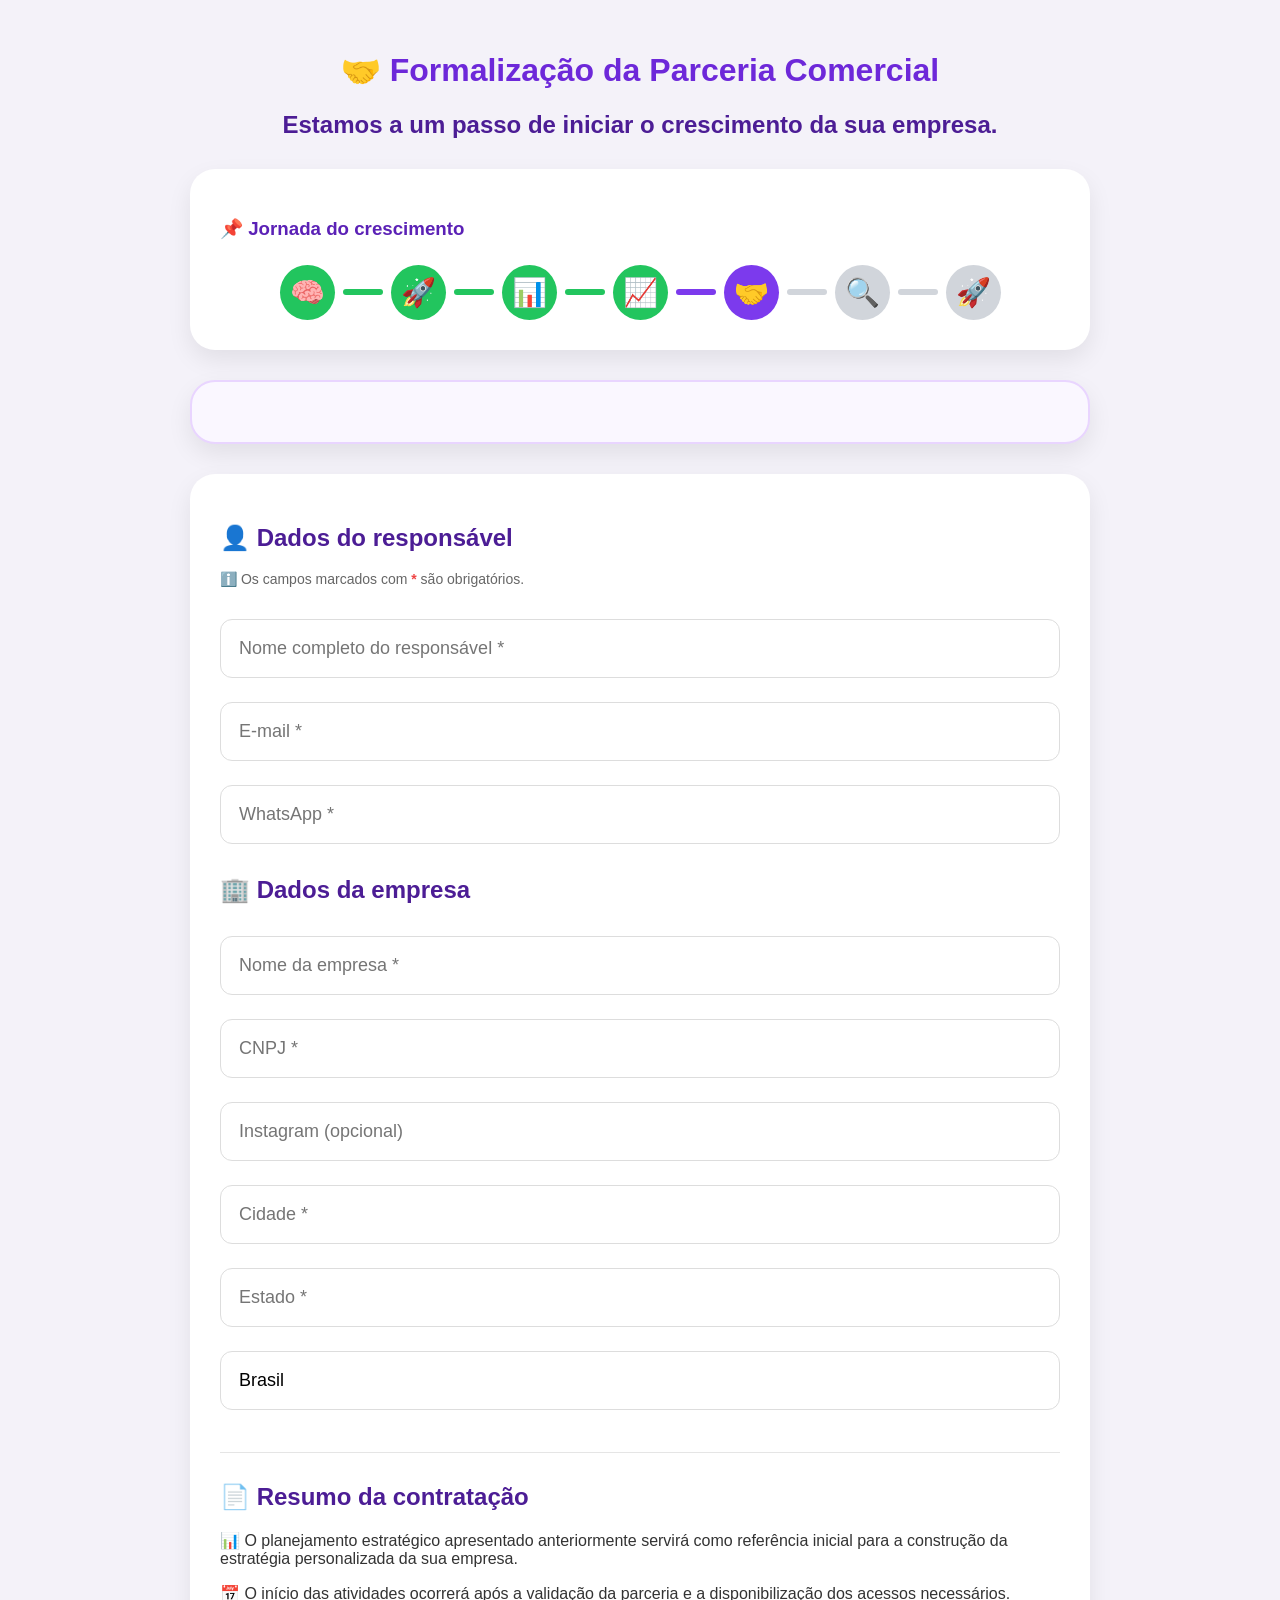
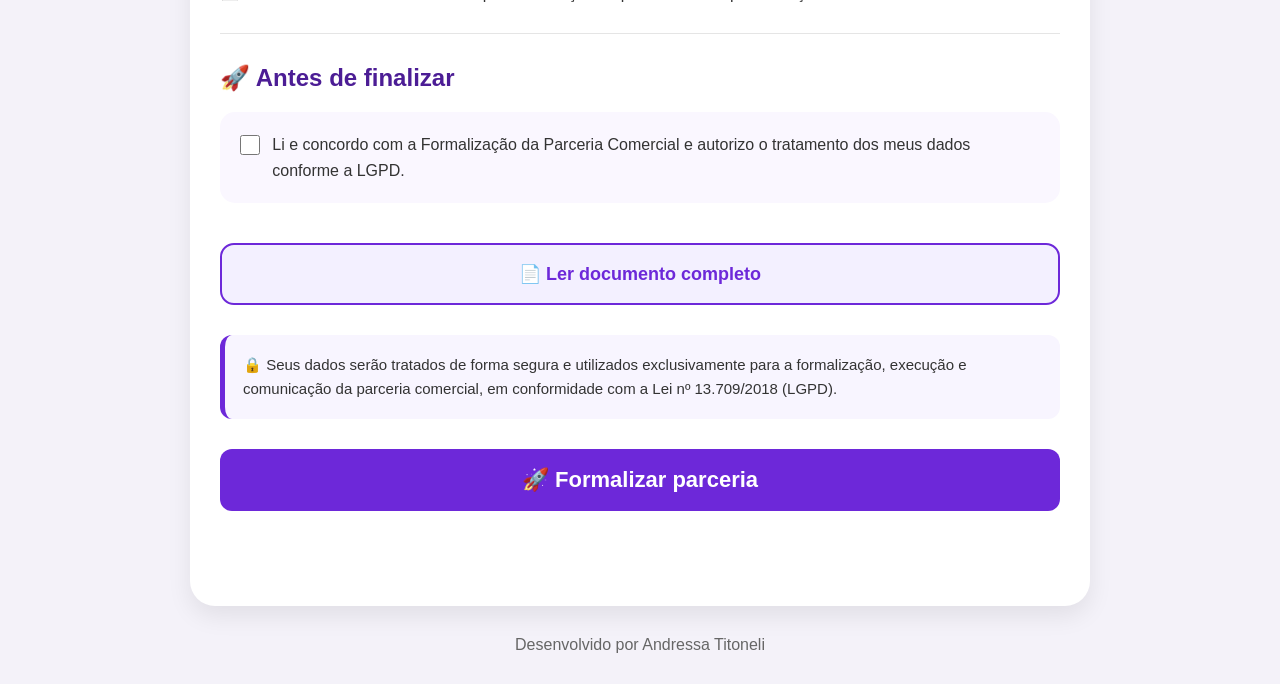
<file: aceite.html>
<!DOCTYPE html>
<html lang="pt-BR">

<head>
    <meta charset="UTF-8">
    <meta name="viewport" content="width=device-width, initial-scale=1.0">
    <title>Formalização da Parceria Comercial</title>
    <link rel="stylesheet" href="style.css">
</head>

<body>
    <div id="toast-container"></div>

    <div class="container">
        <div id="modalDocumento" class="modal">

            <div class="modal-conteudo">

                <span class="fechar-modal" onclick="fecharModal()">

                    &times;

                </span>

                <div id="conteudoDocumento" class="documento-scroll">
                    <h2>🤝 Formalização da Parceria Comercial</h2>
                    <div class="autor"> 👤 Andressa Titoneli de Almeida • Atualizado em 24/06/2026 </div>
                    <h2>1. Objetivo da parceria</h2>
                    <p>Este documento tem como objetivo formalizar a parceria comercial para a prestação do serviço de
                        Gestão de Tráfego Pago. A proposta apresentada foi desenvolvida com base nas informações
                        fornecidas pela empresa contratante, considerando seus objetivos, orçamento disponível e cenário
                        atual do negócio. O objetivo desta parceria é estruturar, executar e otimizar campanhas de
                        anúncios pagos com foco em gerar oportunidades de negócio, aumentar a visibilidade da empresa e
                        contribuir para o crescimento sustentável dos resultados. </p>
                    <h2>2. Planejamento Estratégico de Investimentos</h2>
                    <h3>📢 Investimento em mídia (anúncios)</h3>
                    <div class="box"> ⚠️ <strong>Importante:</strong> Os investimentos sugeridos são definidos por meio
                        do Sistema de Diagnóstico Marketing Previsível™, desenvolvido para criar projeções
                        personalizadas e direcionar a empresa para um crescimento sustentável.</div>
                    <h3>📢 Honorário da gestão</h3>
                    <p>O valor do serviço é personalizado e definido de acordo com a necessidade, o momento da empresa e
                        os objetivos identificados durante a análise comercial. </p>
                    <p>A proposta financeira considera fatores como:</p>
                    <ul>
                        <li>Faturamento atual da empresa;</li>
                        <li>Meta de crescimento desejada;</li>
                        <li>Volume de oportunidades (leads) necessárias;</li>
                        <li>Estrutura atual de marketing e vendas;</li>
                        <li>Nível de acompanhamento estratégico necessário;</li>
                        <li>Investimento previsto em mídia.</li>
                    </ul>
                    <h3>💰 Investimento da gestão</h3>
                    <p> O valor será definido de acordo com a complexidade da operação e os objetivos de crescimento da
                        empresa.
                    </p>
                    <div class="importante"> 💡 Para clientes que utilizam o Sistema de Diagnóstico Marketing
                        Previsível™, o valor da gestão é calculado automaticamente com base nas informações preenchidas.
                        Caso a contratação ocorra sem o simulador, o investimento será definido após uma breve análise
                        comercial e alinhamento dos objetivos do projeto. </div>
                    <div class="box"> O valor da gestão não corresponde à quantidade de anúncios criados, mas sim à
                        administração estratégica do investimento realizado pela empresa.
                        Durante todo o mês, será realizado o gerenciamento da conta de anúncios, acompanhamento dos
                        resultados, análise de desempenho, identificação de oportunidades, redução de desperdícios e
                        otimizações contínuas para que o investimento seja utilizado da forma mais eficiente possível.
                        O objetivo não é apenas anunciar, mas transformar investimento em crescimento sustentável para o
                        negócio.</div>
                    <h2>3. O que está incluso no serviço</h2>
                    <ul>
                        <li>Ficará sob minha responsabilidade:</li>
                        <li>✅ Fornecer informações verdadeiras sobre o negócio.</li>
                        <li>✅ Disponibilizar os acessos necessários das plataformas.</li>
                        <li>✅ Aprovar conteúdos quando solicitado.</li>
                        <li>✅ Manter um canal de comunicação ativo, exemplo, WhatsApp, E-mail, etc...</li>
                        <li>✅ Manter os pagamentos acordados em dia, tanto da gestão de tráfego pago quanto da(s)
                            plataforma(s).</li>
                        <li>✅ Disponibilizar materiais, imagens, vídeos, logotipos e informações necessárias.</li>
                        <li>✅ Informar alterações em produtos, serviços, preços ou promoções.</li>
                        <li>✅ Realizar o atendimento dos clientes gerados pelas campanhas.</li>
                    </ul>
                    <h2>4. Acesso às plataformas</h2>
                    <div class="box"> As contas de anúncios pertencem integralmente à empresa contratante. </div>
                    <p>A gestora receberá acesso como usuária autorizada para realizar a gestão das campanhas. A empresa
                        manterá total controle administrativo sobre suas contas, incluindo:</p>
                    <ul>
                        <li>Meta Ads</li>
                        <li>Google Ads</li>
                        <li>Google Analytics</li>
                        <li>Outras ferramentas necessárias</li>
                        <li>Em nenhum momento a propriedade das contas será transferida.</li>
                    </ul>
                    <div class="box"> ⚠️ Importante: A gestora não será proprietária das contas, métodos de pagamento ou
                        perfis comerciais da empresa contratante.</div>
                    <h2>5. Produção de conteúdos personalizados</h2>
                    <div class="box">Todo o material desenvolvido será criado de forma personalizada, respeitando a
                        identidade visual, o posicionamento e as características do negócio. </div>
                    <p>Para garantir autenticidade e melhores resultados, poderá ser necessária a disponibilização de:
                    </p>
                    <ul>
                        <li>Fotos reais da empresa</li>
                        <li>Fotos dos produtos</li>
                        <li>Fotos dos serviços executados</li>
                        <li>Vídeos</li>
                        <li>Logotipo</li>
                        <li>Informações institucionais</li>
                        <li> Materiais complementares.</li>
                    </ul>
                    <p>⚠️ Importante: Não será utilizada, como estratégia principal, a reprodução de materiais de
                        terceiros ou conteúdos genéricos que não representem a identidade da empresa contratante.</p>
                    <h2>6. Responsabilidades da empresa contratante</h2>
                    <p>A empresa contratante compromete-se a</p>
                    <ul>
                        <li>✅ Fornecer informações verdadeiras sobre o negócio.</li>
                        <li>✅ Disponibilizar os acessos necessários das plataformas.</li>
                        <li>✅ Aprovar conteúdos quando solicitado.</li>
                        <li>✅ Manter um canal de comunicação ativo, exemplo, WhatsApp, E-mail, etc...</li>
                        <li>✅ Manter os pagamentos acordados em dia, tanto da gestão de tráfego pago quanto da(s)
                            plataforma(s).</li>
                        <li>✅ Disponibilizar materiais, imagens, vídeos, logotipos e informações necessárias.</li>
                        <li>✅ Informar alterações em produtos, serviços, preços ou promoções.</li>
                        <li>✅ Realizar o atendimento dos clientes gerados pelas campanhas.</li>
                    </ul>
                    <h2>7. Transparência sobre resultados</h2>
                    <p> O compromisso da gestão é planejar, configurar, acompanhar e
                        otimizar continuamente as campanhas de anúncios, buscando a melhor
                        utilização do investimento e a geração de oportunidades para a
                        empresa contratante. Durante a parceria, serão realizadas análises
                        periódicas dos resultados e ajustes estratégicos sempre que
                        necessário, com foco na melhoria contínua do desempenho das
                        campanhas. O sucesso das ações também depende de fatores
                        relacionados ao negócio, como a qualidade dos produtos ou serviços
                        oferecidos, competitividade do mercado, atendimento ao cliente,
                        capacidade comercial, investimento disponível e participação da
                        empresa no processo. Embora a gestão trabalhe constantemente para
                        maximizar os resultados e identificar oportunidades de
                        crescimento, não é possível garantir vendas, faturamento,
                        quantidade de clientes ou resultados específicos, uma vez que o
                        desempenho das campanhas é influenciado por diversos fatores que
                        estão além do controle da gestão.</p>
                    <div class="importante"> 🤝 Responsabilidade compartilhada: Os melhores resultados são alcançados
                        quando há alinhamento e
                        colaboração entre a gestora e a empresa contratante. O tráfego
                        pago atua como uma ferramenta para ampliar a visibilidade e
                        gerar oportunidades de negócio, enquanto fatores como a
                        qualidade dos produtos ou serviços, o atendimento ao cliente, o
                        posicionamento da marca e a execução comercial exercem
                        influência direta sobre o desempenho das campanhas. </div>
                    <div class="alerta">⚠️ Atenção: A ausência de envio de informações dentro do prazo estabelecido
                        entre as partes, materiais ou aprovações necessárias por parte da
                        empresa contratante poderá impactar o desempenho e o cronograma
                        das estratégias planejadas.</div>
                    <h2>8. Limites da prestação do serviço</h2>
                    <p>Esta parceria contempla exclusivamente os serviços acordados nesta proposta.
                        Não fazem parte do escopo, salvo acordo adicional:</p>
                    <ul>
                        <li>❌ Desenvolvimento de sistemas ou sites.</li>
                        <li>❌ Atendimento ao cliente final.</li>
                        <li>❌ Atendimento comercial.</li>
                        <li>❌ Suporte técnico de terceiros ou clientes.</li>
                        <li>❌ Gestão operacional da empresa.</li>
                        <li>❌ Gestão financeira.</li>
                        <li>❌ Fotografia profissional de produtos ou serviços.</li>
                        <li>❌ Produção audiovisual externa.</li>
                        <li>❌ Atividades não relacionadas à gestão de tráfego pago.</li>
                        <li>❌ Serviços não previamente acordados.</li>
                    </ul>
                    <div class="importante"> 🎯 O objetivo da Gestão de Tráfego Pago é ampliar a visibilidade da
                        empresa, atrair potenciais clientes, gerar oportunidades de
                        negócio e contribuir para o crescimento sustentável das vendas
                        por meio de campanhas estratégicas de anúncios. A conversão
                        dessas oportunidades em vendas, no entanto, também está
                        relacionada a fatores internos da empresa contratante, como a
                        qualidade do atendimento, o tempo de resposta aos contatos
                        recebidos, a competitividade da oferta, a política de preços, a
                        disponibilidade dos produtos ou serviços e a experiência
                        proporcionada ao cliente durante o processo de compra.
                    </div>
                    <p style="color:red;"> Qualquer demanda adicional poderá ser orçada separadamente. </p>
                    <h2>9. Comunicação</h2>
                    <div class="box"> 📱 WhatsApp <br> 📧 E-mail <br> 📅 Reuniões agendadas <br><br> Prazo médio de
                        resposta: até
                        <strong>24 horas úteis.</strong>
                    </div>
                    <hr>
                    <div class="importante">
                        Uma estratégia de tráfego pago não substitui um bom produto, um
                        bom atendimento e um bom posicionamento. Ela potencializa aquilo
                        que já existe e acelera o crescimento da empresa.
                    </div>
                </div> <!-- fecha conteudoDocumento -->
                <div class="area-aceite">

                    <div class="check-item">

                        <input type="checkbox" id="modalA" disabled>

                        <label>
                            Propriedade das contas: minha empresa.
                        </label>

                    </div>

                    <div class="check-item">

                        <input type="checkbox" id="modalB" disabled>

                        <label>
                            Os resultados dependem da colaboração entre as partes.
                        </label>

                    </div>

                    <button id="btnConfirmarAceite" type="button" disabled>
                        📖 Leia o documento para liberar o aceite
                    </button>

                </div>


            </div> <!-- fecha modal-conteudo -->

        </div> <!-- fecha modalDocumento -->

        <div class="container">
            <header>
                <h1>🤝 Formalização da Parceria Comercial</h1>
                <h2>Estamos a um passo de iniciar o crescimento da sua empresa.</h2>
            </header>
            <div class="card">

                <h3>📌 Jornada do crescimento</h3>

                <div class="barra-processo">

                    <div class="etapa concluido" title="🧠 Conheça o Sistema Marketing Previsível™">

                        🧠

                    </div>

                    <div class="linha concluido"></div>

                    <div class="etapa concluido" title="🚀 Como empresas crescem de forma estratégica">

                        🚀

                    </div>

                    <div class="linha concluido"></div>

                    <div class="etapa concluido" title="📊 Planejador de Crescimento Empresarial">

                        📊

                    </div>

                    <div class="linha concluido"></div>

                    <div class="etapa concluido" title="📈 Cenário Projetado">

                        📈

                    </div>

                    <div class="linha atual"></div>

                    <div class="etapa atual" title="🤝 Formalização da parceria">

                        🤝

                    </div>

                    <div class="linha futuro"></div>

                    <div class="etapa futuro" title="🔍 Análise interna">

                        🔍

                    </div>

                    <div class="linha futuro"></div>

                    <div class="etapa futuro" title="🚀 Início do projeto">

                        🚀

                    </div>

                </div>

            </div>
            <div id="planejamento" class="card"></div>
            <div class="card">
                <h2>👤 Dados do responsável</h2>
                <p class="observacao"> ℹ️ Os campos marcados com <span class="obrigatorio">*</span> são obrigatórios.
                </p>
                <input type="text" id="nome" placeholder="Nome completo do responsável *">
                <input type="email" id="email" placeholder="E-mail *">
                <input type="text" id="whatsapp" placeholder="WhatsApp *" maxlength="15">
                <h2>🏢 Dados da empresa</h2>
                <input type="text" id="empresa" placeholder="Nome da empresa *">
                <input type="text" id="cnpj" placeholder="CNPJ *" maxlength="18">
                <input type="text" id="instagram" placeholder="Instagram (opcional)">
                <input type="text" id="cidade" placeholder="Cidade *">
                <input type="text" id="estado" placeholder="Estado *">
                <input type="text" id="pais" value="Brasil" readonly>
                <hr>
                <h2>📄 Resumo da contratação</h2>
                <p> 📊 O planejamento estratégico apresentado anteriormente servirá como referência inicial para a
                    construção da estratégia personalizada da sua empresa. </p>
                <p> 📅 O início das atividades ocorrerá após a validação da parceria e a disponibilização dos acessos
                    necessários. </p>
                <hr>
                <h2>🚀 Antes de finalizar</h2>
                <div class="aceite-principal">

                    <label>

                        <input type="checkbox" id="aceitePrincipal">

                        Li e concordo com a Formalização da Parceria Comercial e autorizo o tratamento dos meus dados
                        conforme a LGPD.

                    </label>

                </div>

                <button type="button" class="btn-documento" onclick="abrirModal()">

                    📄 Ler documento completo

                </button>

                <div class="lgpd"> 🔒 Seus dados serão tratados de forma segura e utilizados exclusivamente para a
                    formalização, execução e comunicação da parceria comercial, em conformidade com a Lei nº 13.709/2018
                    (LGPD).
                </div>
                <button onclick="enviarParceria()"> 🚀 Formalizar parceria

                </button>
                <div id="mensagem"></div>



            </div>

            <footer>

                Desenvolvido por Andressa Titoneli

            </footer>
        </div> <!-- fecha .container -->

    </div> <!-- fecha #modalDocumento -->
    <script>

        const planejamento = JSON.parse(
            localStorage.getItem("planejamentoMarketing")
        );

        if (planejamento) {

            document.getElementById("planejamento").innerHTML = `

    <h2>📊 Resumo do seu planejamento estratégico</h2>

    <p>💰 Faturamento atual: <strong>R$ ${planejamento.faturamento}</strong></p>

    <p>🎯 Meta de crescimento: <strong>${planejamento.crescimento}%</strong></p>

    <p>📈 Faturamento adicional projetado: <strong>R$ ${planejamento.faturamentoExtra}</strong></p>

    <p>👥 Clientes necessários: <strong>${planejamento.clientes}</strong></p>

    <p>🎯 Leads necessários: <strong>${planejamento.leads}</strong></p>

    <p>📢 Investimento em anúncios: <strong>R$ ${planejamento.anuncios}</strong></p>

    <p>👩‍💻 Investimento na sua especialista em Tráfego Pago: <strong>R$ ${planejamento.fee}</strong></p>

    <p>🏆 Investimento total recomendado: <strong>R$ ${planejamento.investimentoTotal}</strong></p>

    <p>⭐ Pontuação estratégica: <strong>${planejamento.pontuacao}/100</strong></p>

    <p>🚀 Potencial identificado: <strong>${planejamento.potencial}</strong></p>

    `;

        }

        document.getElementById("whatsapp").addEventListener("input", function (e) {

            let valor = e.target.value.replace(/\D/g, "");

            // Limita a 11 dígitos
            valor = valor.substring(0, 11);

            valor = valor.replace(/^(\d{2})(\d)/, "($1) $2");
            valor = valor.replace(/(\d{5})(\d)/, "$1-$2");

            e.target.value = valor;

        });

        document.getElementById("cnpj").addEventListener("input", function (e) {

            let valor = e.target.value.replace(/\D/g, "");

            // Limita a 14 dígitos
            valor = valor.substring(0, 14);

            valor = valor.replace(/^(\d{2})(\d)/, "$1.$2");
            valor = valor.replace(/^(\d{2})\.(\d{3})(\d)/, "$1.$2.$3");
            valor = valor.replace(/\.(\d{3})(\d)/, ".$1/$2");
            valor = valor.replace(/(\d{4})(\d)/, "$1-$2");

            e.target.value = valor;


        });
        function abrirModal() {

            document.getElementById(
                "modalDocumento"
            ).style.display = "flex";

            document.body.style.overflow = "hidden";

        }

        function fecharModal() {

            document.getElementById(
                "modalDocumento"
            ).style.display = "none";

            document.body.style.overflow = "auto";

        }
        function mostrarNotificacao(texto, tipo = "sucesso") {
            const container = document.getElementById("toast-container");

            const toast = document.createElement("div");
            toast.innerText = texto;

            toast.style.padding = "15px 20px";
            toast.style.borderRadius = "10px";
            toast.style.color = "#fff";
            toast.style.fontWeight = "bold";
            toast.style.boxShadow = "0 6px 18px rgba(0,0,0,0.15)";
            toast.style.marginBottom = "10px";
            toast.style.animation = "aparecer .3s ease";

            if (tipo === "erro") toast.style.background = "#dc2626";
            else if (tipo === "aviso") toast.style.background = "#f59e0b";
            else toast.style.background = "#16a34a";

            container.appendChild(toast);

            setTimeout(() => toast.remove(), 4000);
        }
        let documentoCompleto = false;

        document.addEventListener("DOMContentLoaded", () => {

            localStorage.removeItem("documentoLido");

            const documento = document.getElementById("conteudoDocumento");

            documento.addEventListener("scroll", () => {

                const chegouFim =

                    documento.scrollTop +

                    documento.clientHeight >=

                    documento.scrollHeight - 20;

                if (chegouFim && !documentoCompleto) {

                    documentoCompleto = true;

                    document.getElementById("modalA").disabled = false;

                    document.getElementById("modalB").disabled = false;

                    document.getElementById("btnConfirmarAceite").disabled = false;

                    document.getElementById("btnConfirmarAceite").innerHTML =
                        "✅ Confirmar aceite";

                    mostrarNotificacao("✅ Leitura concluída. Agora marque os dois termos abaixo.", "sucesso");

                }

            });

            document.getElementById(
                "btnConfirmarAceite"
            ).addEventListener("click", () => {

                if (!documentoCompleto) {


                    mostrarNotificacao("📖 É necessário ler o documento até o final antes de continuar.", "erro");

                    return;

                }

                if (

                    !document.getElementById("modalA").checked ||

                    !document.getElementById("modalB").checked

                ) {

                    mostrarNotificacao("Marque os dois termos antes de confirmar", "erro");

                    return;

                }

                localStorage.setItem(

                    "documentoLido",

                    "sim"


                );

                fecharModal();

                mostrarNotificacao("✅ Documento validado com sucesso.", "sucesso")
            });

        });

        async function enviarParceria() {

            const nome = document.getElementById("nome").value;

            const email = document.getElementById("email").value;

            const whatsapp = document.getElementById("whatsapp").value;

            const empresa = document.getElementById("empresa").value;

            const cnpj = document.getElementById("cnpj").value;

            const instagram = document.getElementById("instagram").value;

            const cidade = document.getElementById("cidade").value;

            const estado = document.getElementById("estado").value;

            const pais = document.getElementById("pais").value;

            if (

                !nome ||

                !email ||

                !whatsapp ||

                !empresa ||

                !cnpj ||

                !cidade ||

                !estado

            ) {


                mostrarNotificacao("⚠️ Preencha todos os campos obrigatórios.", "erro");


                return;

            }

            if (

                localStorage.getItem(

                    "documentoLido"

                ) !== "sim"

            ) {

                mostrarNotificacao("📄 É obrigatório abrir, ler e confirmar o documento.", "erro");


                return;

            }

            if (

                !document.getElementById("aceitePrincipal").checked

            ) {

                mostrarNotificacao("☑ Marque o aceite da LGPD antes de formalizar a parceria.", "erro");

                return;

            }


            const dados = {

                ...planejamento,

                nome,

                email,

                whatsapp,

                empresa,

                cnpj,

                instagram,

                cidade,

                estado,

                pais

            };

            try {

                await fetch(

                    "https://n8n-production-327ae.up.railway.app/webhook/aceite-parceria",

                    {

                        method: "POST",

                        headers: {

                            "Content-Type": "application/json"

                        },

                        body: JSON.stringify(dados)

                    }

                );

                document.getElementById("mensagem").innerHTML = `

        <h2>✅ Parceria formalizada com sucesso</h2>

        <p>

        Recebi suas informações e em breve entrarei em contato para iniciarmos sua estratégia.

        </p>

        `;

            }

            catch {

                document.getElementById("mensagem").innerHTML = `

        <h2>❌ Ocorreu um erro</h2>

        <p>

        Tente novamente em alguns instantes.

        </p>

        `;

            }

        }

    </script>
</body>

</html>
</file>
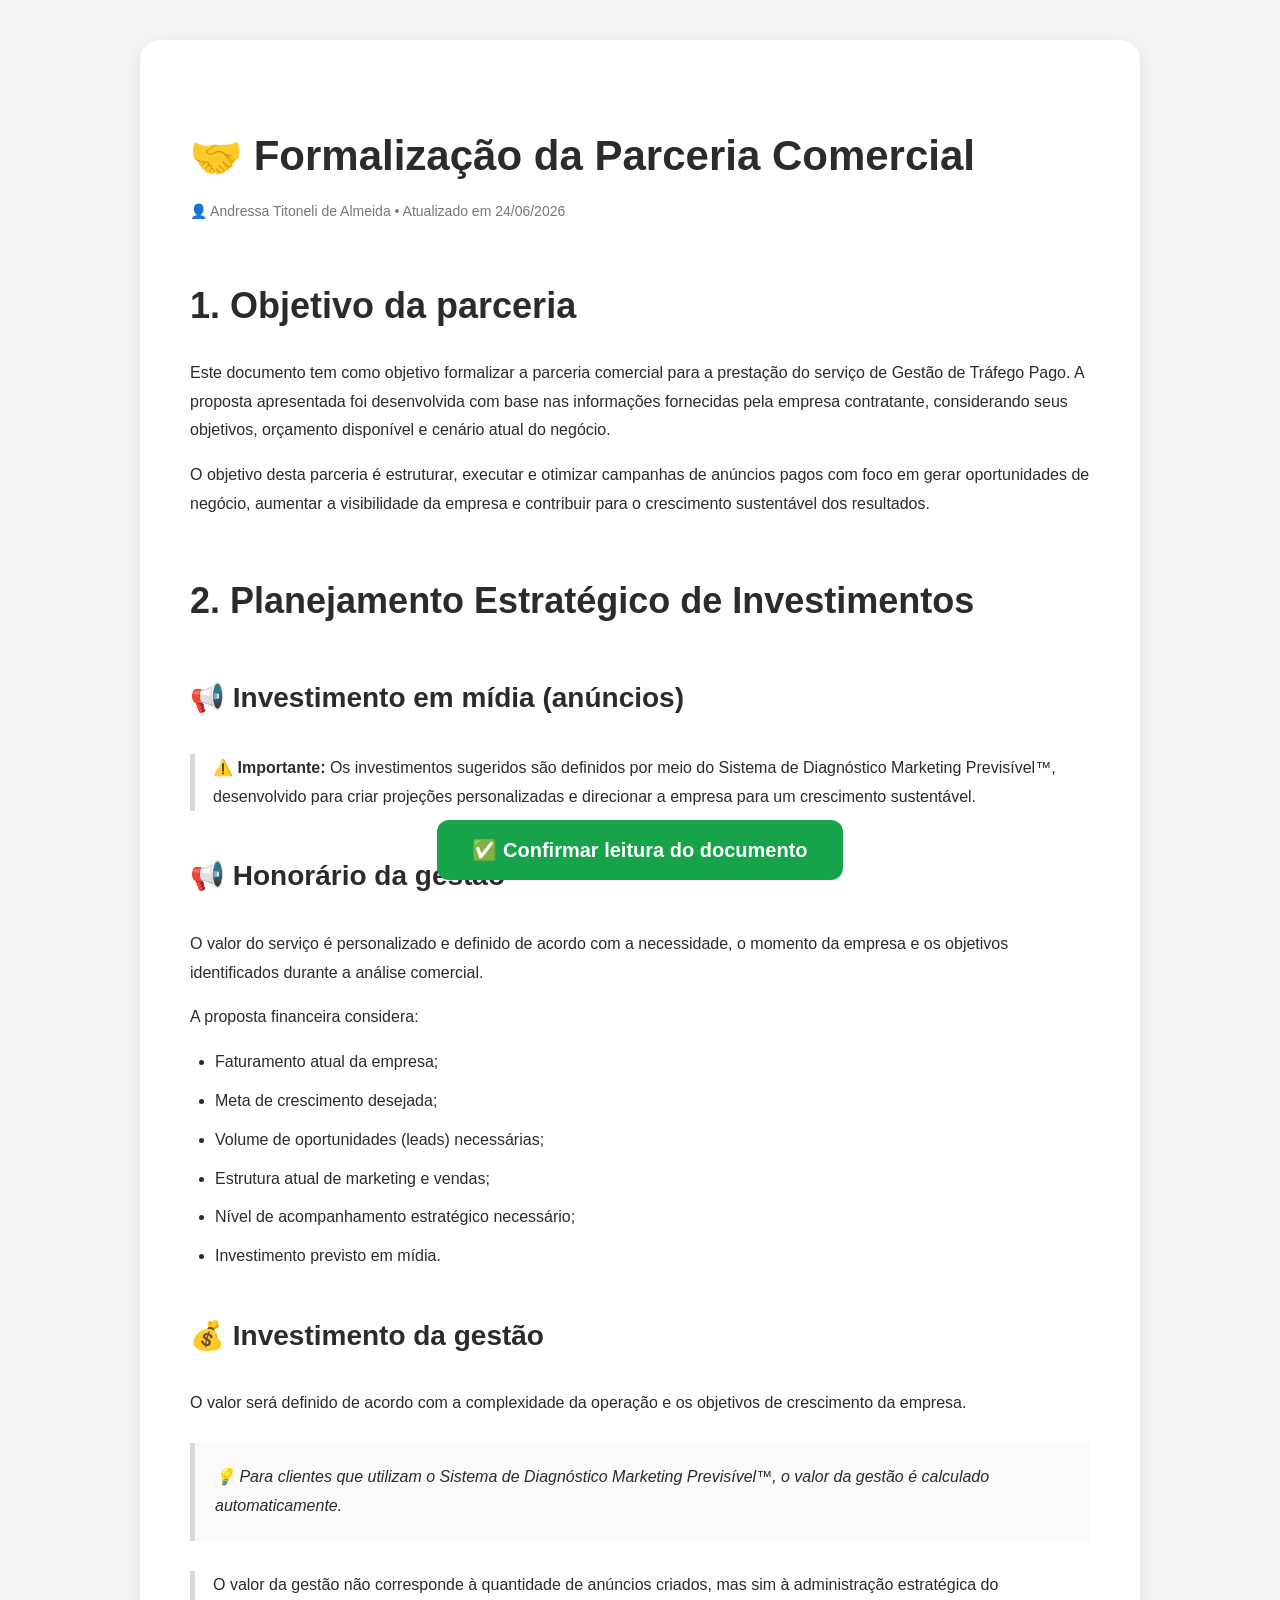
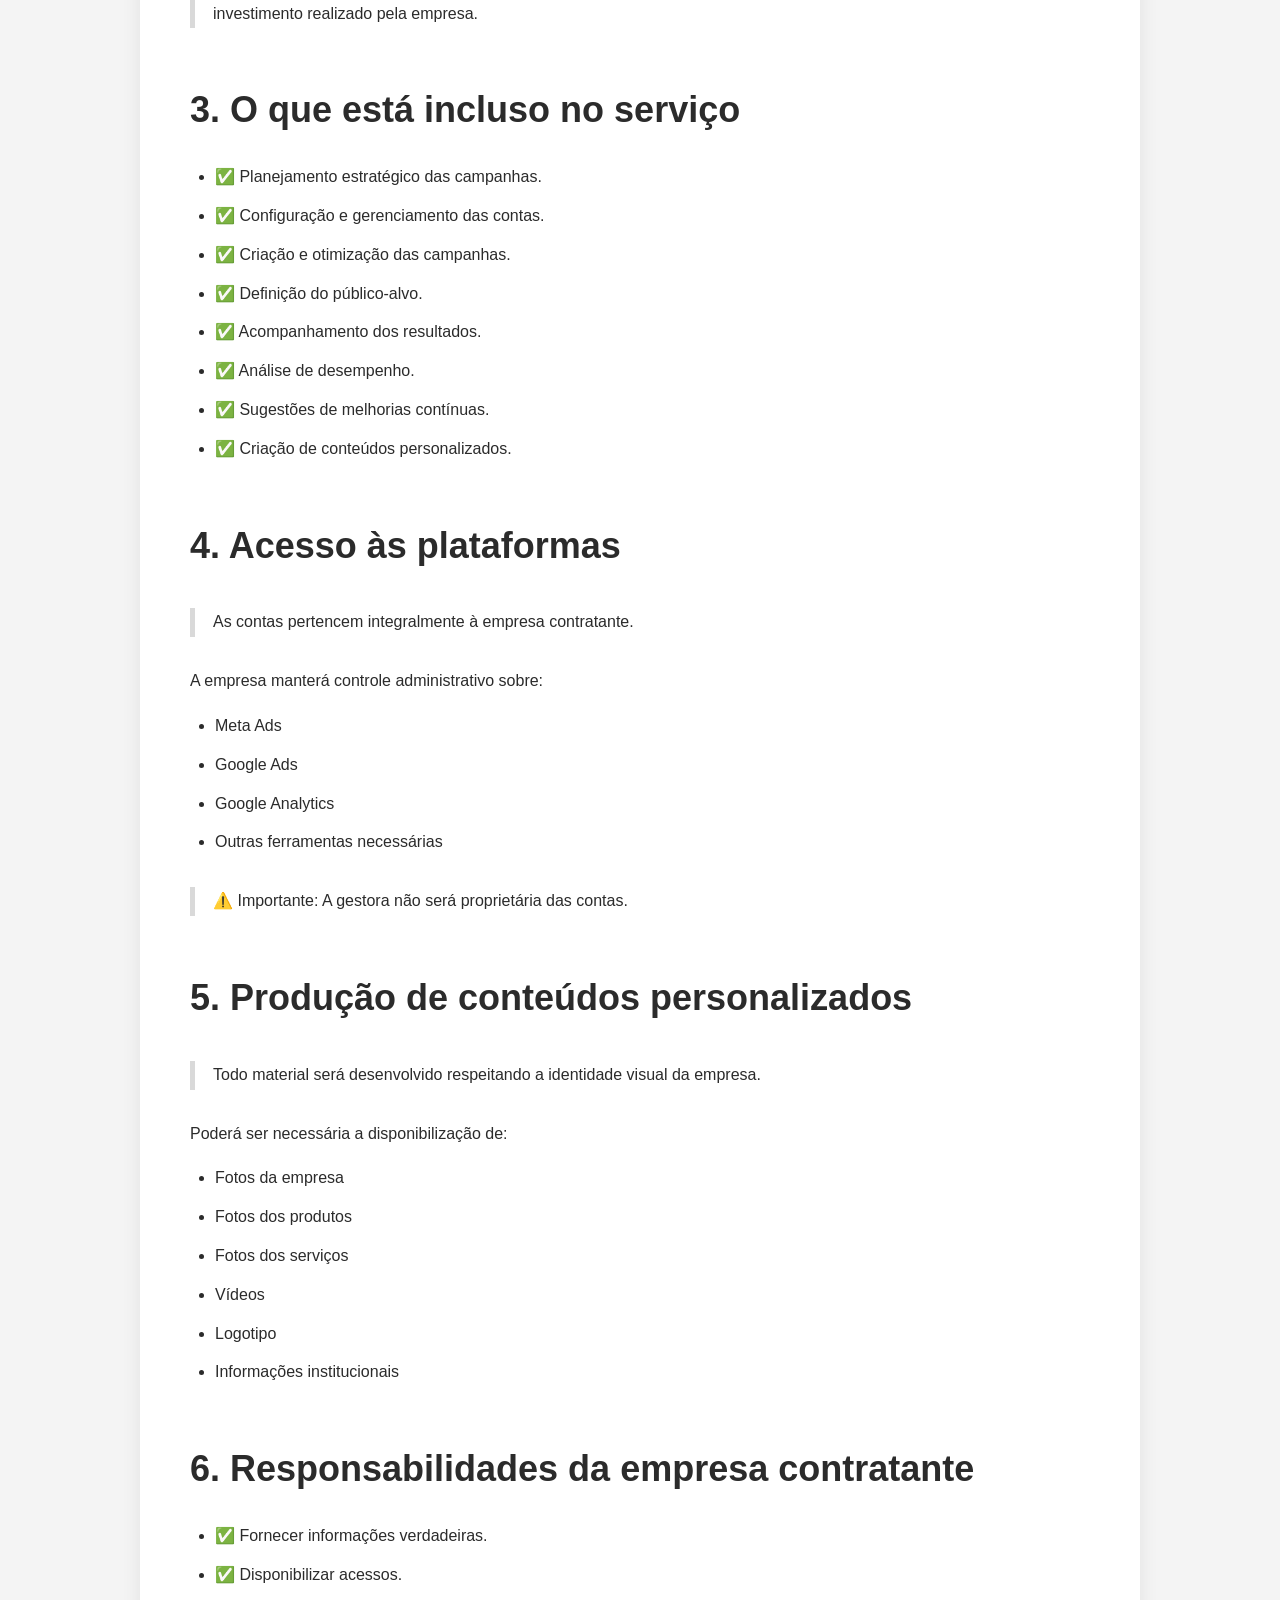
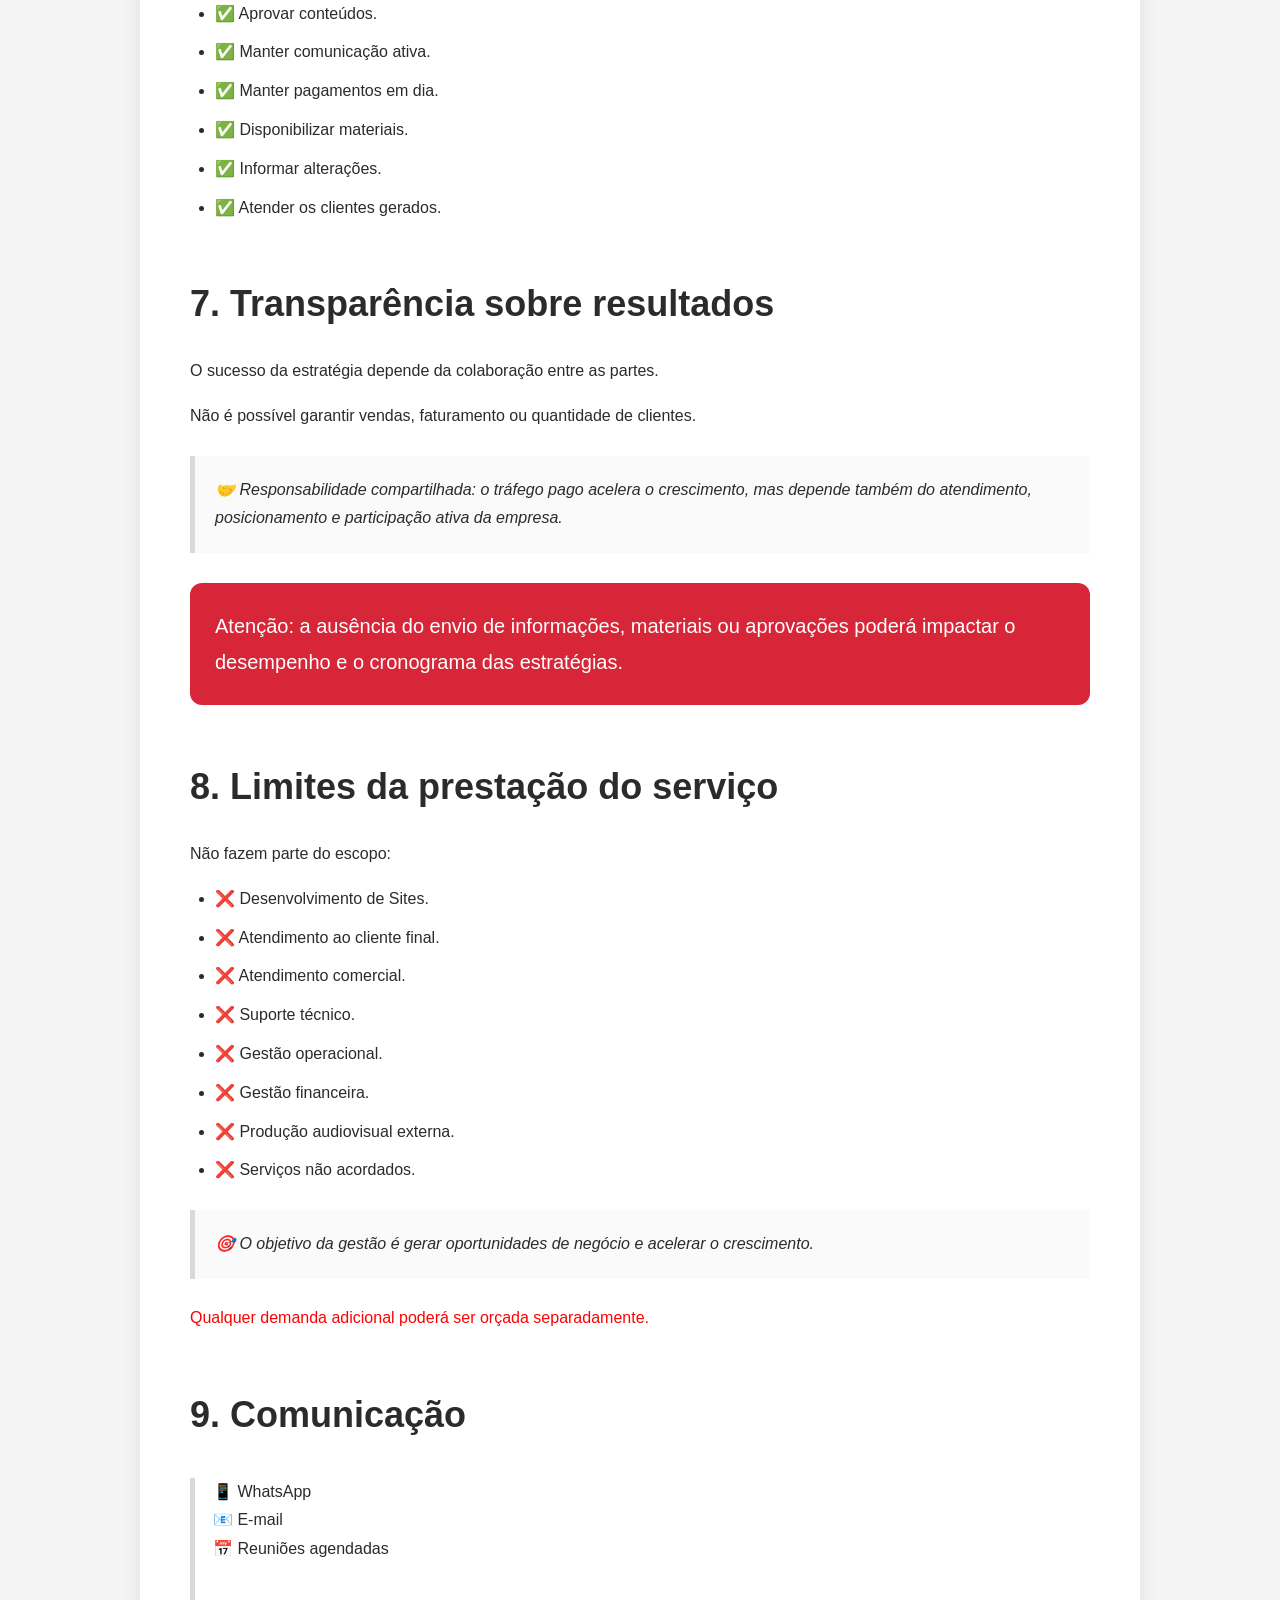
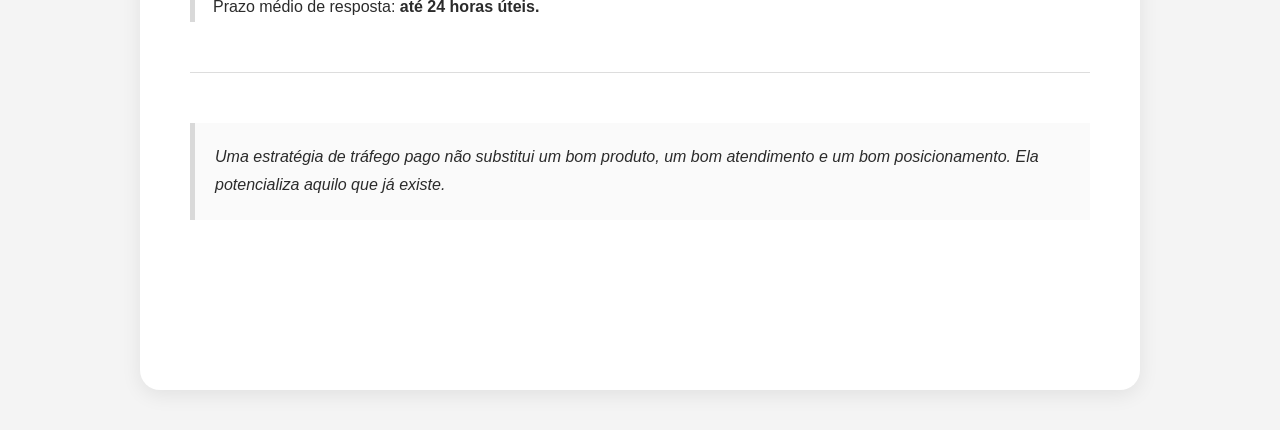
<file: documento-parceria.html>
<!DOCTYPE html>
<html lang="pt-BR">

<head>
    <meta charset="UTF-8">
    <meta name="viewport" content="width=device-width, initial-scale=1.0">
    <title>Formalização da Parceria Comercial</title>
    <style>
        body {
            font-family: Arial, sans-serif;
            background: #f4f4f4;
            color: #2b2b2b;
            margin: 0;
            padding: 40px 20px;
            line-height: 1.8;
        }

        .container {
            max-width: 900px;
            margin: auto;
            background: #fff;
            padding: 50px;
            border-radius: 20px;
            box-shadow: 0 5px 20px rgba(0, 0, 0, 0.08);
        }

        h1 {
            font-size: 42px;
            margin-bottom: 5px;
        }

        .autor {
            color: #777;
            font-size: 14px;
            margin-bottom: 50px;
        }

        h2 {
            font-size: 36px;
            margin-top: 50px;
            margin-bottom: 20px;
        }

        h3 {
            font-size: 28px;
            margin-top: 40px;
        }

        .box {
            border-left: 5px solid #d9d9d9;
            padding-left: 18px;
            margin: 30px 0;
        }

        .alerta {
            background: #d72638;
            color: #fff;
            padding: 25px;
            border-radius: 12px;
            margin: 30px 0;
            font-size: 20px;
        }

        .importante {
            background: #fafafa;
            border-left: 5px solid #d9d9d9;
            padding: 20px;
            font-style: italic;
            margin: 25px 0;
        }

        ul {
            padding-left: 25px;
        }

        li {
            margin-bottom: 10px;
        }

        .botao-final {
            position: sticky;
            bottom: 20px;
            text-align: center;
            margin-top: 60px;
        }

        .botao-final button {
            background: #16a34a;
            color: #fff;
            border: none;
            padding: 18px 35px;
            font-size: 20px;
            border-radius: 12px;
            cursor: pointer;
            font-weight: bold;
        }

        .botao-final button:hover {
            background: #15803d;
        }

        hr {
            margin: 50px 0;
            border: none;
            border-top: 1px solid #ddd;
        }
    </style>
</head>

<body>
    <div class="container">
        <h1>🤝 Formalização da Parceria Comercial</h1>
        <div class="autor"> 👤 Andressa Titoneli de Almeida • Atualizado em 24/06/2026 </div>
        <h2>1. Objetivo da parceria</h2>
        <p> Este documento tem como objetivo formalizar a parceria comercial para a prestação do serviço de Gestão de
            Tráfego Pago. A proposta apresentada foi desenvolvida com base nas informações fornecidas pela empresa
            contratante, considerando seus objetivos, orçamento disponível e cenário atual do negócio. </p>
        <p> O objetivo desta parceria é estruturar, executar e otimizar campanhas de anúncios pagos com foco em gerar
            oportunidades de negócio, aumentar a visibilidade da empresa e contribuir para o crescimento sustentável dos
            resultados. </p>
        <h2>2. Planejamento Estratégico de Investimentos</h2>
        <h3>📢 Investimento em mídia (anúncios)</h3>
        <div class="box"> ⚠️ <strong>Importante:</strong> Os investimentos sugeridos são definidos por meio do Sistema
            de Diagnóstico Marketing Previsível™, desenvolvido para criar projeções personalizadas e direcionar a
            empresa para um crescimento sustentável. </div>
        <h3>📢 Honorário da gestão</h3>
        <p> O valor do serviço é personalizado e definido de acordo com a necessidade, o momento da empresa e os
            objetivos identificados durante a análise comercial. </p>
        <p>A proposta financeira considera:</p>
        <ul>
            <li>Faturamento atual da empresa;</li>
            <li>Meta de crescimento desejada;</li>
            <li>Volume de oportunidades (leads) necessárias;</li>
            <li>Estrutura atual de marketing e vendas;</li>
            <li>Nível de acompanhamento estratégico necessário;</li>
            <li>Investimento previsto em mídia.</li>
        </ul>
        <h3>💰 Investimento da gestão</h3>
        <p> O valor será definido de acordo com a complexidade da operação e os objetivos de crescimento da empresa.
        </p>
        <div class="importante"> 💡 Para clientes que utilizam o Sistema de Diagnóstico Marketing Previsível™, o valor
            da gestão é calculado automaticamente. </div>
        <div class="box"> O valor da gestão não corresponde à quantidade de anúncios criados, mas sim à administração
            estratégica do investimento realizado pela empresa. </div>
        <h2>3. O que está incluso no serviço</h2>
        <ul>
            <li>✅ Planejamento estratégico das campanhas.</li>
            <li>✅ Configuração e gerenciamento das contas.</li>
            <li>✅ Criação e otimização das campanhas.</li>
            <li>✅ Definição do público-alvo.</li>
            <li>✅ Acompanhamento dos resultados.</li>
            <li>✅ Análise de desempenho.</li>
            <li>✅ Sugestões de melhorias contínuas.</li>
            <li>✅ Criação de conteúdos personalizados.</li>
        </ul>
        <h2>4. Acesso às plataformas</h2>
        <div class="box"> As contas pertencem integralmente à empresa contratante. </div>
        <p>A empresa manterá controle administrativo sobre:</p>
        <ul>
            <li>Meta Ads</li>
            <li>Google Ads</li>
            <li>Google Analytics</li>
            <li>Outras ferramentas necessárias</li>
        </ul>
        <div class="box"> ⚠️ Importante: A gestora não será proprietária das contas. </div>
        <h2>5. Produção de conteúdos personalizados</h2>
        <div class="box"> Todo material será desenvolvido respeitando a identidade visual da empresa. </div>
        <p>Poderá ser necessária a disponibilização de:</p>
        <ul>
            <li>Fotos da empresa</li>
            <li>Fotos dos produtos</li>
            <li>Fotos dos serviços</li>
            <li>Vídeos</li>
            <li>Logotipo</li>
            <li>Informações institucionais</li>
        </ul>
        <h2>6. Responsabilidades da empresa contratante</h2>
        <ul>
            <li>✅ Fornecer informações verdadeiras.</li>
            <li>✅ Disponibilizar acessos.</li>
            <li>✅ Aprovar conteúdos.</li>
            <li>✅ Manter comunicação ativa.</li>
            <li>✅ Manter pagamentos em dia.</li>
            <li>✅ Disponibilizar materiais.</li>
            <li>✅ Informar alterações.</li>
            <li>✅ Atender os clientes gerados.</li>
        </ul>
        <h2>7. Transparência sobre resultados</h2>
        <p> O sucesso da estratégia depende da colaboração entre as partes. </p>
        <p> Não é possível garantir vendas, faturamento ou quantidade de clientes. </p>
        <div class="importante"> 🤝 Responsabilidade compartilhada: o tráfego pago acelera o crescimento, mas depende
            também do atendimento, posicionamento e participação ativa da empresa. </div>
        <div class="alerta"> Atenção: a ausência do envio de informações, materiais ou aprovações poderá impactar o
            desempenho e o cronograma das estratégias. </div>
        <h2>8. Limites da prestação do serviço</h2>
        <p>Não fazem parte do escopo:</p>
        <ul>
            <li>❌ Desenvolvimento de Sites.</li>
            <li>❌ Atendimento ao cliente final.</li>
            <li>❌ Atendimento comercial.</li>
            <li>❌ Suporte técnico.</li>
            <li>❌ Gestão operacional.</li>
            <li>❌ Gestão financeira.</li>
            <li>❌ Produção audiovisual externa.</li>
            <li>❌ Serviços não acordados.</li>
        </ul>
        <div class="importante"> 🎯 O objetivo da gestão é gerar oportunidades de negócio e acelerar o crescimento.
        </div>
        <p style="color:red;"> Qualquer demanda adicional poderá ser orçada separadamente. </p>
        <h2>9. Comunicação</h2>
        <div class="box"> 📱 WhatsApp <br> 📧 E-mail <br> 📅 Reuniões agendadas <br><br> Prazo médio de resposta:
            <strong>até 24 horas úteis.</strong>
        </div>
        <hr>
        <div class="importante">
            Uma estratégia de tráfego pago não substitui um bom produto, um bom atendimento e um
            bom posicionamento. Ela potencializa aquilo que já existe.
        </div>
        <div class="botao-final">
            <button onclick="confirmarLeitura()">
                ✅ Confirmar leitura do documento
            </button>
            <div id="mensagemLeitura"></div>
        </div>
    </div>
    <script>

        let documentoLido = false;

        window.addEventListener(

            "scroll",

            function () {

                const alturaPagina =

                    document.documentElement.scrollHeight;

                const posicaoAtual =

                    window.innerHeight +

                    window.scrollY;

                if (

                    posicaoAtual >=

                    alturaPagina - 50

                ) {

                    documentoLido = true;

                }

            }

        );

        function confirmarLeitura() {

            if (

                !documentoLido

            ) {

                document.getElementById(

                    "mensagemLeitura"

                ).innerHTML = `

        <div class="alerta-leitura">

        ⚠️ É obrigatório ler o documento até o final antes de confirmar a leitura.

        </div>

        `;

                return;

            }

            localStorage.setItem(

                "documentoLido",

                "sim"

            );

            alert(

                "✅ Documento lido com sucesso."

            );

            window.close();

        }

    </script>
</body>

</html>
</file>
<file: style.css>
body {

    font-family: Arial, sans-serif;

    background: #f4f2f9;

    margin: 0;

    padding: 30px;

    color: #333;

}

.container {

    max-width: 900px;

    margin: auto;

}

header {

    text-align: center;

    margin-bottom: 30px;

}

h1 {

    color: #6d28d9;

}

h2 {

    color: #4c1d95;

}

h3 {

    color: #5b21b6;

}

.card {

    background: #fff;

    padding: 30px;

    border-radius: 25px;

    box-shadow: 0 10px 25px rgba(0, 0, 0, 0.08);

    margin-bottom: 30px;

}

input,

select {

    width: 100%;

    padding: 18px;

    margin: 12px 0;

    font-size: 18px;

    border: 1px solid #ddd;

    border-radius: 12px;

    box-sizing: border-box;

    transition: 0.3s;

}

input:focus,

select:focus {

    outline: none;

    border: 1px solid #6d28d9;

    box-shadow: 0 0 8px rgba(109, 40, 217, 0.2);

}

button {

    width: 100%;

    padding: 18px;

    border: none;

    border-radius: 12px;

    font-size: 22px;

    font-weight: bold;

    background: #6d28d9;

    color: #fff;

    cursor: pointer;

    transition: 0.3s;

}

button:hover {

    background: #5b21b6;

    transform: translateY(-2px);

}

#resultado {

    background: #fff;

    padding: 30px;

    border-radius: 25px;

    box-shadow: 0 10px 25px rgba(0, 0, 0, 0.08);

    margin-bottom: 30px;

}

.barra {

    height: 22px;

    background: #eee;

    border-radius: 30px;

    overflow: hidden;

    margin-top: 20px;

}

.preenchimento {

    height: 100%;

    border-radius: 30px;

}

.obrigatorio {

    color: #ef4444;

    font-weight: bold;

}

.observacao {

    font-size: 14px;

    color: #666;

    margin-bottom: 20px;

}

.check-item {

    display: flex;

    align-items: flex-start;

    gap: 12px;

    margin: 18px 0;

}

.check-item input {

    width: 18px;

    height: 18px;

    margin-top: 4px;

    cursor: pointer;

}

.check-item label {

    cursor: pointer;

    line-height: 1.6;

}

.lgpd {

    background: #f8f5ff;

    border-left: 5px solid #6d28d9;

    padding: 18px;

    border-radius: 12px;

    margin: 30px 0;

    font-size: 15px;

    line-height: 1.6;

}

#planejamento {

    background: #faf7ff;

    border: 2px solid #e9d5ff;

}

#planejamento p {

    margin: 12px 0;

}

hr {

    border: none;

    height: 1px;

    background: #e5e5e5;

    margin: 30px 0;

}

#mensagem {

    margin-top: 25px;

    padding: 20px;

    border-radius: 15px;

}

footer {

    margin-top: 30px;

    text-align: center;

    color: #666;

}

/* ====================== */

/* BARRA DA JORNADA */

/* ====================== */

.barra-processo {

    display: flex;

    align-items: center;

    justify-content: center;

    flex-wrap: wrap;

    gap: 8px;

    margin-top: 25px;

}

.etapa {

    width: 55px;

    height: 55px;

    border-radius: 50%;

    display: flex;

    align-items: center;

    justify-content: center;

    font-size: 28px;

    font-weight: bold;

    transition: .3s;

    cursor: pointer;

}

.etapa:hover {

    transform: scale(1.08);

}

.concluido {

    background: #22c55e;

    color: #fff;

}

.atual {

    background: #7c3aed;

    color: #fff;

}

.futuro {

    background: #d1d5db;

    color: #555;

}

.linha {

    width: 40px;

    height: 6px;

    border-radius: 30px;

}

.linha.concluido {

    background: #22c55e;

}

.linha.atual {

    background: #7c3aed;

}

.linha.futuro {

    background: #d1d5db;

}

/* ====================== */

/* BOTÕES DE AÇÃO */

/* ====================== */

.btn-agendar,

.btn-whatsapp,

.btn-iniciar {

    display: flex;

    justify-content: center;

    align-items: center;

    text-decoration: none;

    width: 100%;

    padding: 18px;

    margin: 15px 0;

    border-radius: 14px;

    font-size: 20px;

    font-weight: 700;

    transition: .3s;

    box-sizing: border-box;

}

.btn-agendar {

    background: #2563eb;

    color: #fff;

}

.btn-whatsapp {

    background: #25D366;

    color: #fff;

}

.btn-iniciar {

    background: #6d28d9;

    color: #fff;

}

.btn-agendar:hover,

.btn-whatsapp:hover,

.btn-iniciar:hover {

    transform: translateY(-3px);

}

/* ====================== */

/* WHATSAPP FLUTUANTE */

/* ====================== */

.whatsapp-float {

    position: fixed;

    bottom: 25px;

    right: 25px;

    width: 65px;

    height: 65px;

    border-radius: 50%;

    background: #25D366;

    display: flex;

    justify-content: center;

    align-items: center;

    font-size: 32px;

    text-decoration: none;

    box-shadow: 0 8px 20px rgba(0, 0, 0, .25);

    z-index: 9999;

    transition: .3s;

}

.whatsapp-float:hover {

    transform: scale(1.1);

}

/* ====================== */

/* RESPONSIVO */

/* ====================== */

@media(max-width:768px) {

    body {

        padding: 15px;

    }

    .card {

        padding: 20px;

    }

    h1 {

        font-size: 28px;

    }

    h2 {

        font-size: 22px;

    }

    button {

        font-size: 18px;

    }

    input,

    select {

        font-size: 16px;

    }

    .barra-processo {

        gap: 5px;

    }

    .etapa {

        width: 45px;

        height: 45px;

        font-size: 22px;

    }

    .linha {

        width: 25px;

    }

    .btn-agendar,

    .btn-whatsapp,

    .btn-iniciar {

        font-size: 17px;

        padding: 16px;

    }

}

.whatsapp-flutuante {

    position: fixed;

    bottom: 25px;

    right: 25px;

    width: 70px;

    height: 70px;

    background: #25D366;

    border-radius: 50%;

    display: flex;

    justify-content: center;

    align-items: center;

    box-shadow: 0 8px 25px rgba(0, 0, 0, 0.25);

    z-index: 9999;

    transition: 0.3s;

}

.whatsapp-flutuante:hover {

    transform: scale(1.1);

    box-shadow: 0 12px 30px rgba(0, 0, 0, 0.3);

}

.whatsapp-flutuante img {

    width: 38px;

    height: 38px;

}

@media(max-width:768px) {

    .whatsapp-flutuante {

        width: 60px;

        height: 60px;

        bottom: 20px;

        right: 20px;

    }

    .whatsapp-flutuante img {

        width: 32px;

        height: 32px;

    }

}

.acoes-container {

    display: flex;

    gap: 25px;

    margin-top: 30px;

    flex-wrap: wrap;

}

.acao-card {

    flex: 1;

    min-width: 280px;

    background: #ffffff;

    padding: 30px;

    border-radius: 25px;

    box-shadow: 0 10px 25px rgba(0, 0, 0, 0.08);

    text-align: center;

    transition: .3s;

    border: 2px solid transparent;

}

.acao-card:hover {

    transform: translateY(-6px);

    box-shadow: 0 18px 35px rgba(109, 40, 217, .18);

    border: 2px solid #6d28d9;

    cursor: pointer;

}

.destaque {

    background: #faf7ff;

}

.icone-card {

    font-size: 50px;

    margin-bottom: 15px;

}

.botao-card {

    display: inline-block;

    margin-top: 20px;

    padding: 16px 25px;

    border: none;

    border-radius: 15px;

    background: #6d28d9;

    color: #fff;

    font-weight: bold;

    font-size: 18px;

    cursor: pointer;

    text-decoration: none;

    transition: 0.3s;

}

.botao-card:hover {

    background: #5b21b6;

    transform: translateY(-2px);

}

@media(max-width:768px) {

    .acoes-container {

        display: flex;

        flex-direction: column;

        gap: 15px;

    }

    .acao-card {

        min-width: 100%;

        width: 100%;

        padding: 20px;

        box-sizing: border-box;

    }

    .cta-crescimento {

        min-width: 100%;

        width: 100%;

        padding: 20px;

        box-sizing: border-box;

    }

    .botao-card {

        width: 100%;

        font-size: 16px;

        padding: 14px;

    }

}

/* ============================= */
/* CARDS DA ÁREA DE CONTINUAÇÃO */
/* ============================= */

.cta-crescimento {

    flex: 1;

    min-width: 280px;

    background: #ffffff;

    padding: 30px;

    border-radius: 25px;

    box-shadow: 0 10px 25px rgba(0, 0, 0, .08);

    text-align: center;

    border: 2px solid transparent;

    transition: .3s;

}

.cta-crescimento:hover {

    transform: translateY(-6px);

    border: 2px solid #6d28d9;

    box-shadow: 0 18px 35px rgba(109, 40, 217, .18);

}

/* remove qualquer contorno fixo */

.cta-crescimento button {

    border: none !important;

    outline: none !important;

    box-shadow: none !important;

}

.cta-crescimento button:hover {

    border: none !important;

}

/* card agendar reunião */

.card-agendar {

    flex: 1;

    min-width: 300px;

    background: #ffffff;

    padding: 30px;

    border-radius: 25px;

    box-shadow: 0 10px 25px rgba(0, 0, 0, .08);

    text-align: center;

    border: 2px solid transparent;

    transition: .3s;

}

.card-agendar:hover {

    transform: translateY(-6px);

    border: 2px solid #6d28d9;

    box-shadow: 0 18px 35px rgba(109, 40, 217, .18);

}

/* ============================= */
/* HEADER PREMIUM */
/* ============================= */

.logo-topo {

    display: inline-block;

    padding: 10px 20px;

    background: #f3e8ff;

    border-radius: 30px;

    font-weight: bold;

    color: #6d28d9;

    margin-bottom: 20px;

    font-size: 18px;

}

@media(max-width:768px) {

    .beneficios {

        grid-template-columns: 1fr;

    }

    .logo-topo {

        font-size: 16px;

    }

}

/* ============================= */
/* BARRA SUPERIOR */
/* ============================= */

@media(max-width:768px) {

    .topbar {

        flex-direction: column;

        gap: 15px;

        padding: 20px;

    }

    .topbar-logo {

        font-size: 18px;

    }

    .topbar-menu {

        display: grid;

        grid-template-columns: 1fr 1fr;

        gap: 10px;

        width: 100%;

        text-align: center;

        font-size: 14px;

    }

}

/* ======================= */
/* MODAL DOCUMENTO */
/* ======================= */

.modal {

    display: none;

    position: fixed;

    top: 0;

    left: 0;

    width: 100%;

    height: 100%;

    background: rgba(0, 0, 0, 0.65);

    z-index: 99999;

    justify-content: center;

    align-items: center;

    padding: 20px;

    box-sizing: border-box;

}

.fechar-modal {

    position: absolute;

    top: 32px;

    right: 24px;

    font-size: 34px;

    font-weight: bold;

    cursor: pointer;

    color: #666;

    line-height: 1;

}

.fechar-modal:hover {

    transform: scale(1.15);

}

.btn-documento {

    width: 100%;

    padding: 18px;

    margin-top: 20px;

    background: #f3f0ff;

    border: 2px solid #6d28d9;

    border-radius: 14px;

    font-size: 18px;

    font-weight: bold;

    cursor: pointer;

    transition: .3s;

    color: #6d28d9;

}

.btn-documento:hover {

    background: #6d28d9;

    color: #fff;

    transform: translateY(-3px);

}

.aceite-principal {

    background: #faf7ff;

    padding: 20px;

    border-radius: 15px;

    margin: 20px 0;

}

.aceite-principal label {

    display: flex;

    gap: 12px;

    align-items: flex-start;

    line-height: 1.6;

}

.aceite-principal input {

    width: 22px;

    height: 22px;

    margin-top: 2px;

}

/* ===== DOCUMENTO PARCERIA ===== */

.documento-container {

    max-width: 900px;

    margin: 40px auto;

    padding: 20px;

}

.documento-card {

    background: #ffffff;

    padding: 40px;

    border-radius: 20px;

    box-shadow: 0 8px 25px rgba(0, 0, 0, 0.08);

}

.documento-card h1 {

    font-size: 32px;

    margin-bottom: 10px;

    color: #5b21b6;

}

.documento-atualizacao {

    font-size: 14px;

    color: #777;

    margin-bottom: 40px;

}

.documento-card section {

    margin-bottom: 40px;

}

.documento-card h2 {

    font-size: 24px;

    margin-bottom: 15px;

    color: #222;

    padding-bottom: 10px;

    border-bottom: 1px solid #e5e5e5;

}

.documento-card p {

    font-size: 17px;

    line-height: 1.8;

    color: #444;

}

.documento-card ul {

    padding-left: 25px;

}

.documento-card li {

    font-size: 17px;

    line-height: 2;

    color: #444;

}

@media(max-width:768px) {

    .documento-container {

        padding: 15px;

    }

    .documento-card {

        padding: 25px;

    }

    .documento-card h1 {

        font-size: 26px;

    }

    .documento-card h2 {

        font-size: 20px;

    }

    .documento-card p {

        font-size: 16px;

    }

    .documento-card li {

        font-size: 16px;

    }

}

.alerta-leitura {

    background: #fff3cd;

    color: #856404;

    padding: 15px;

    border-radius: 10px;

    margin-top: 15px;

    font-weight: 600;

    text-align: center;

    border: 1px solid #ffeeba;

}

@media (max-width:768px) {

    .botao-final button {

        width: 100%;

        font-size: 18px;

        padding: 16px;

    }

}

/* ===== MODAL ===== */

/* ===== CAIXA DO MODAL ===== */

.modal-conteudo {

    background: #ffffff;

    width: 94%;

    max-width: 900px;

    height: 95vh;

    border-radius: 20px;

    padding: 45px 22px 18px;

    position: relative;

    display: flex;

    flex-direction: column;

    overflow: hidden;

    box-shadow: 0 15px 50px rgba(0, 0, 0, 0.25);

}


/* ===== BOTÃO FECHAR ===== */

/* ===== DOCUMENTO ===== */

.documento-scroll {

    overflow-y: auto;

    flex: 1;

    min-height: 0;

    padding: 15px;

    margin: 10px 0;

    border: 1px solid #ddd;

    border-radius: 12px;

    background: #fafafa;

    line-height: 1.8;

}


/* ===== FIM DO DOCUMENTO ===== */

#fimDocumento {

    text-align: center;

    font-size: 22px;

    font-weight: bold;

    color: #16a34a;

    padding: 30px;

}


/* ===== CHECKBOX ===== */

/* ===== BOTÃO CONFIRMAR ===== */

#btnConfirmarAceite {

    background: #16a34a;

    color: #fff;

    border: none;

    padding: 18px;

    width: 100%;

    font-size: 18px;

    font-weight: bold;

    border-radius: 12px;

    cursor: pointer;

    margin-top: 15px;

}

#btnConfirmarAceite:hover {

    background: #15803d;

}

#notificacao {

    position: fixed;

    top: 25px;

    right: 25px;

    z-index: 9999;

    padding: 18px 25px;

    border-radius: 12px;

    font-weight: 600;

    font-size: 16px;

    max-width: 400px;

    display: none;

    box-shadow: 0 6px 18px rgba(0, 0, 0, 0.15);

    animation: aparecer .3s ease;

}

.notificacao-erro {

    background: #dc2626;

    color: #fff;

}

.notificacao-sucesso {

    background: #16a34a;

    color: #fff;

}

@keyframes aparecer {

    from {

        opacity: 0;

        transform: translateY(-20px);

    }

    to {

        opacity: 1;

        transform: translateY(0);

    }

}

.check-item input:disabled {

    cursor: not-allowed;

    opacity: .5;

}

#notificacao2 {
    position: fixed;
    top: 90px;
    right: 20px;
    z-index: 99999;
    display: none;
}

#notificacaoErro,
#notificacaoAviso {
    display: none;
    margin-top: 15px;
    padding: 15px;
    border-radius: 10px;
    font-weight: bold;
}

.notificacao-aviso {
    background: #f59e0b;
    color: white;
}

.area-aceite {
    position: sticky;
    bottom: 0;
    background: white;
    border-top: 1px solid #ddd;
    padding: 15px;
    z-index: 10;
}

.notificacao-sucesso,
.notificacao-aviso {
    background: #16a34a;
    color: white;
}

#toast-container {
    position: fixed;
    top: 20px;
    right: 20px;
    z-index: 100001;
}

@media (max-width:768px) {

    .check-item {

        font-size: 14px;

        line-height: 1.4;

    }

    .check-item label {

        font-size: 14px;

    }

}

@media (max-width:768px) {

    .modal-conteudo {

        width: 100%;

        height: 98vh;

        max-height: 98vh;

        margin: 0;

        border-radius: 25px 25px 0 0;

        padding: 18px;

    }

    .documento-scroll {

        flex: 1;
        min-height: 0;

    }
}

@media (max-width:768px) {

    .documento-scroll {

        font-size: 15px;
        line-height: 1.6;

    }

    .documento-scroll h1 {

        font-size: 18px;

        line-height: 1.3;

    }

    .documento-scroll h2 {

        font-size: 20px;

    }

    .documento-scroll h3 {

        font-size: 18px;

    }

}

#toast-container {
    position: fixed !important;
    top: 20px !important;
    right: 20px !important;
    z-index: 999999999 !important;
    pointer-events: none;
}

#toast-container>div {
    position: relative;
    z-index: 999999999 !important;
}
</file>
